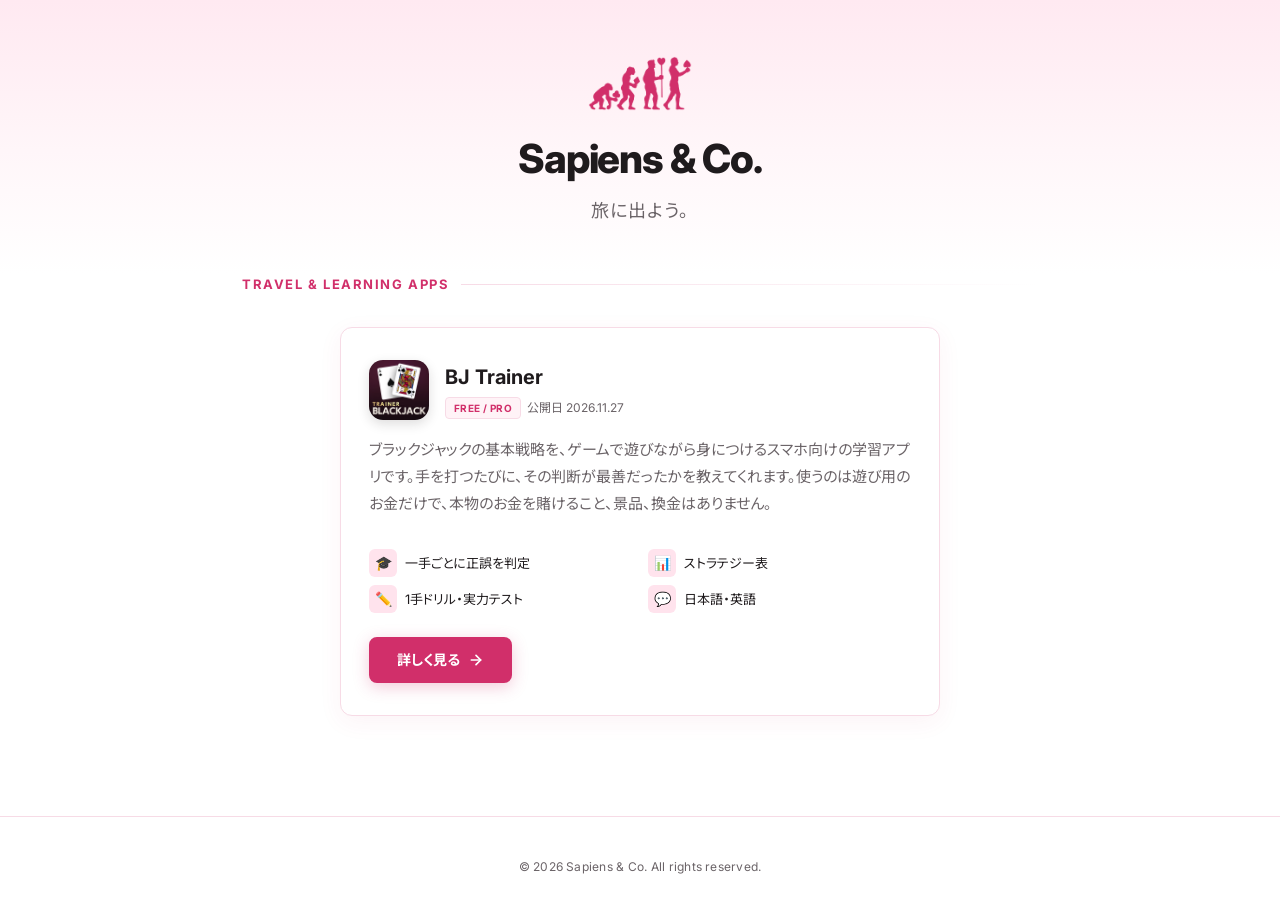
<file: index.html>
<!DOCTYPE html>
<html lang="ja">
<head>
<meta charset="UTF-8">
<meta name="viewport" content="width=device-width, initial-scale=1.0">
<meta name="theme-color" content="#ffffff">
<title>Sapiens & Co. | アプリ開発</title>
<meta name="description" content="Sapiens & Co. は、学びと旅のための小さなアプリを作っています。">
<meta property="og:title" content="Sapiens & Co.">
<meta property="og:description" content="学びと旅のための小さなアプリ">
<meta property="og:image" content="https://sapiens-and-co.com/assets/og-image.png">
<meta property="og:url" content="https://sapiens-and-co.com">
<meta property="og:type" content="website">
<meta name="twitter:card" content="summary_large_image">
<link rel="icon" href="/assets/mascot.png" type="image/png">
<link rel="preconnect" href="https://fonts.googleapis.com">
<link rel="preconnect" href="https://fonts.gstatic.com" crossorigin>
<link href="https://fonts.googleapis.com/css2?family=Inter:wght@400;500;600;700;800&family=Noto+Sans+JP:wght@400;500;700;800&display=swap" rel="stylesheet">
<style>
*,*::before,*::after{margin:0;padding:0;box-sizing:border-box}
:root{
  /* 2026-11-25 白基調に（BJ の紹介ページと同じローズピンク） */
  color-scheme:light;
  --bg:#ffffff;
  --bg-subtle:#fff3f7;
  --surface:#ffffff;
  --surface-hover:#fff8fb;
  --text:#1f1b1d;
  --text-dim:#6b6468;
  --accent:#d12f6a;
  --accent-hover:#b8255b;
  --accent-glow:#ffe3ed;
  --border:#f7dbe6;
  --pink:#d12f6a;
  --radius:12px;
}
html{scroll-behavior:smooth}
body{
  font-family:"Inter","Noto Sans JP","Hiragino Kaku Gothic ProN","Meiryo",sans-serif;
  font-feature-settings:"palt";
  background:var(--bg);
  color:var(--text);
  line-height:1.6;
  -webkit-font-smoothing:antialiased;
  overflow-x:hidden;
}

/* ===== Hero ===== */
.hero{
  display:flex;
  flex-direction:column;
  align-items:center;
  justify-content:center;
  padding:40px 24px 36px;
  text-align:center;
  position:relative;
  overflow:hidden;
  /* 上は薄いピンク、下は白へ溶かす（境目の線を出さない） */
  background:linear-gradient(180deg,#ffe9f1 0%,#fff6f9 55%,#ffffff 100%);
}
.hero-mascot{
  width:88px;height:auto;
  margin-bottom:16px;
  animation:fadeInUp .8s ease;
  /* no filter — using pre-colored image */
}
.hero-brand{
  font-size:2.125rem;
  font-weight:800;
  letter-spacing:-.03em;
  margin-bottom:6px;
  color:var(--text);
  animation:fadeInUp .8s ease .1s both;
}
.hero-tagline{
  font-size:1.125rem;
  color:var(--text-dim);
  font-weight:400;
  letter-spacing:.06em;
  animation:fadeInUp .8s ease .2s both;
}
.hero-sub{
  margin-top:16px;
  font-size:.875rem;
  color:var(--text-dim);
  max-width:400px;
  line-height:1.8;
  animation:fadeInUp .8s ease .3s both;
}
.scroll-hint{
  margin-top:48px;
  opacity:.25;
  animation:bounce 2.5s ease infinite;
  color:var(--accent);
}
.scroll-hint svg{width:28px;height:28px}

@keyframes fadeInUp{from{opacity:0;transform:translateY(16px)}to{opacity:1;transform:translateY(0)}}
@keyframes bounce{0%,100%{transform:translateY(0)}50%{transform:translateY(8px)}}

/* ===== Section ===== */
.section{
  max-width:860px;
  margin:0 auto;
  padding:0 24px 80px;
}
.section-title{
  font-size:.8125rem;
  font-weight:700;
  color:var(--accent);
  letter-spacing:.12em;
  text-transform:uppercase;
  margin-bottom:32px;
  display:flex;
  align-items:center;
  gap:12px;
}
.section-title::after{
  content:'';flex:1;height:1px;
  background:linear-gradient(90deg,var(--border),transparent);
}

/* ===== App Card Grid ===== */
.app-grid{
  display:grid;
  grid-template-columns:1fr;
  gap:24px;
  max-width:600px;
  margin:0 auto;
}
.app-card{
  background:var(--surface);
  border:1px solid var(--border);
  box-shadow:0 6px 24px rgba(209,47,106,.06);
  border-radius:var(--radius);
  padding:32px 28px;
  display:flex;
  flex-direction:column;
  gap:16px;
  position:relative;
  overflow:hidden;
}

.app-card-header{
  display:flex;
  align-items:center;
  gap:16px;
}
.app-icon{
  width:60px;height:60px;
  border-radius:14px;
  flex-shrink:0;
  box-shadow:0 4px 12px rgba(31,27,29,.15);
}
.app-name{
  font-size:1.25rem;
  font-weight:700;
}
.app-badges{display:flex;gap:6px;margin-top:4px;flex-wrap:wrap}
.app-badge{
  display:inline-block;
  font-size:.625rem;
  font-weight:700;
  letter-spacing:.04em;
  padding:2px 8px;
  border-radius:4px;
}
.badge-pwa{color:var(--accent);background:var(--accent-glow);border:1px solid var(--border)}
.badge-offline{color:#6ee7b7;background:rgba(110,231,183,.1);border:1px solid rgba(110,231,183,.2)}
.badge-free{color:#d12f6a;background:#fff3f7;border:1px solid #f7dbe6}
.badge-proto{color:var(--pink);background:var(--bg-subtle);border:1px solid var(--border)}

.app-desc{
  font-size:.9375rem;
  color:var(--text-dim);
  line-height:1.8;
}

/* Feature list */
.app-features{
  display:grid;
  grid-template-columns:1fr 1fr;
  gap:8px 16px;
  padding:16px 0 4px;
}
.app-feat{
  display:flex;align-items:center;gap:8px;
  font-size:.8125rem;color:var(--text);
}
.app-feat-icon{
  width:28px;height:28px;flex-shrink:0;
  display:flex;align-items:center;justify-content:center;
  background:var(--accent-glow);border-radius:6px;
  font-size:14px;
}

.app-cta{
  display:inline-flex;
  align-items:center;
  gap:8px;
  background:var(--accent);
  color:#ffffff;
  font-weight:700;
  font-size:.875rem;
  padding:12px 28px;
  border-radius:8px;
  text-decoration:none;
  transition:transform .2s,box-shadow .2s;
  align-self:flex-start;
  margin-top:4px;
  box-shadow:0 4px 16px rgba(209,47,106,.25);
}
.app-cta:hover{
  transform:translateY(-1px);
  background:var(--accent-hover);
  box-shadow:0 6px 24px rgba(209,47,106,.3);
}
.app-cta svg{width:16px;height:16px}

/* ===== Footer ===== */
.footer{
  text-align:center;
  padding:40px 24px;
  color:var(--text-dim);
  font-size:.75rem;
  border-top:1px solid var(--border);
  letter-spacing:.02em;
}

/* ===== Responsive ===== */
@media(min-width:640px){
  .hero{padding:56px 32px 48px}
  .hero-brand{font-size:2.5rem}
  .hero-mascot{width:104px}
  .section{padding:0 32px 100px}
  .app-grid{grid-template-columns:repeat(auto-fill,minmax(360px,1fr))}
}
@media(max-width:480px){
  .app-features{grid-template-columns:1fr}
}
.app-date{font-size:.75rem;color:var(--text-dim);align-self:center}
</style>
</head>
<body>

<!-- Hero -->
<section class="hero">
  <img class="hero-mascot" src="assets/4_chara_2_rose.png" alt="Sapiens & Co." width="280">
  <h1 class="hero-brand">Sapiens & Co.</h1>
  <p class="hero-tagline">旅に出よう。</p>
</section>

<!-- Travel & Learning Apps -->
<section class="section">
  <h2 class="section-title">Travel &amp; Learning Apps</h2>
  <div class="app-grid">

    <!-- BJ Trainer -->
    <article class="app-card">
      <div class="app-card-header">
        <img class="app-icon" src="bj/assets/icon-512.webp" alt="BJ Trainer" width="60" height="60">
        <div>
          <h3 class="app-name">BJ Trainer</h3>
          <div class="app-badges">
            <span class="app-badge badge-free">FREE / PRO</span>
            <span class="app-date">公開日 2026.11.27</span>
          </div>
        </div>
      </div>
      <p class="app-desc">ブラックジャックの基本戦略を、ゲームで遊びながら身につけるスマホ向けの学習アプリです。手を打つたびに、その判断が最善だったかを教えてくれます。使うのは遊び用のお金だけで、本物のお金を賭けること、景品、換金はありません。</p>
      <div class="app-features">
        <div class="app-feat">
          <div class="app-feat-icon">&#127891;</div>
          <span>一手ごとに正誤を判定</span>
        </div>
        <div class="app-feat">
          <div class="app-feat-icon">&#128202;</div>
          <span>ストラテジー表</span>
        </div>
        <div class="app-feat">
          <div class="app-feat-icon">&#9999;&#65039;</div>
          <span>1手ドリル・実力テスト</span>
        </div>
        <div class="app-feat">
          <div class="app-feat-icon">&#128172;</div>
          <span>日本語・英語</span>
        </div>
      </div>
      <a class="app-cta" href="bj/">
        詳しく見る
        <svg viewBox="0 0 24 24" fill="none" stroke="currentColor" stroke-width="2.5" stroke-linecap="round" stroke-linejoin="round">
          <line x1="5" y1="12" x2="19" y2="12"/><polyline points="12 5 19 12 12 19"/>
        </svg>
      </a>
    </article>

  </div>
</section>

<!-- Footer -->
<footer class="footer">
  &copy; 2026 Sapiens & Co. All rights reserved.
</footer>

</body>
</html>
</file>
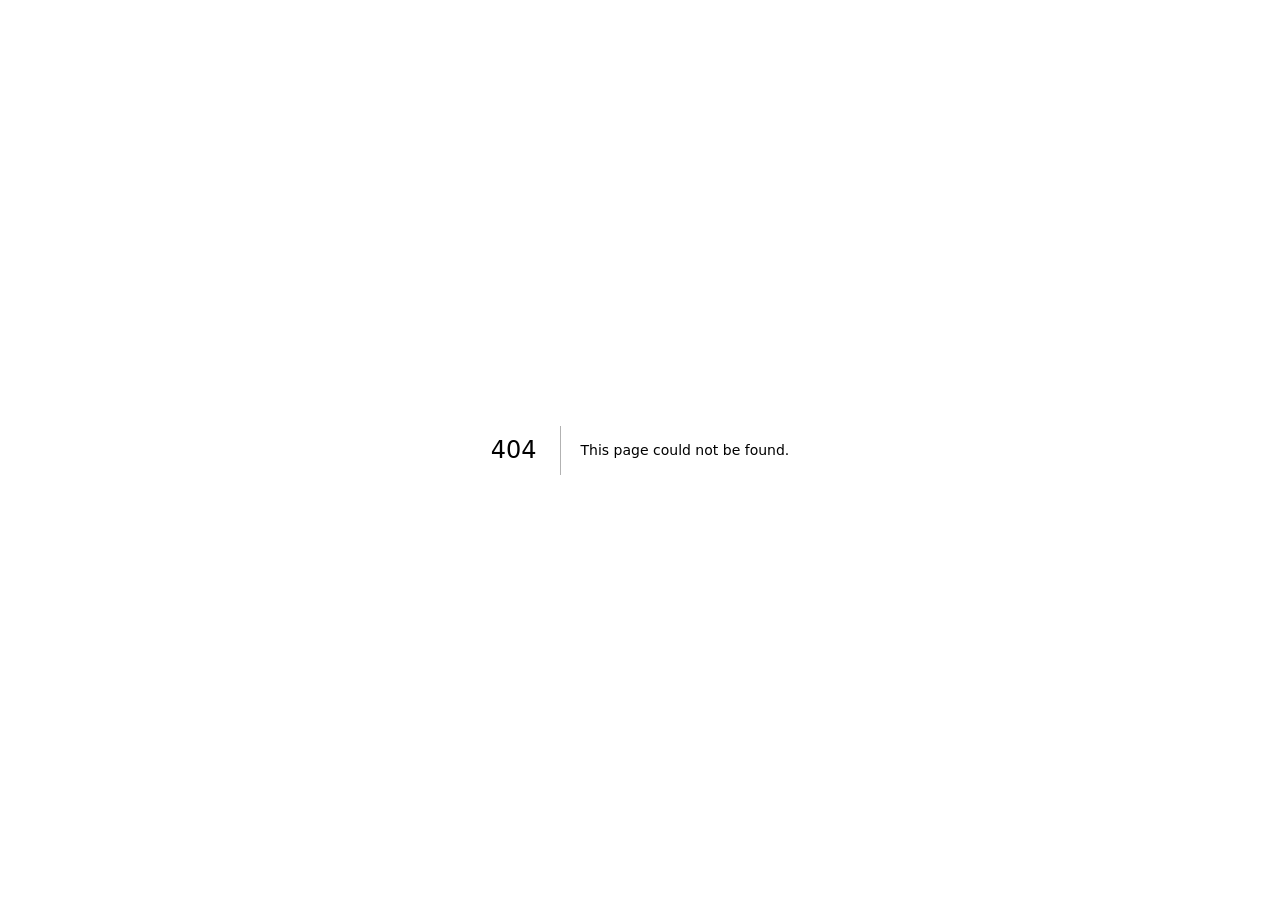
<file: bj/_not-found/index.html>
<!DOCTYPE html><html><head><meta charSet="utf-8"/><meta name="viewport" content="width=device-width, initial-scale=1"/><link rel="preload" as="script" fetchPriority="low" href="/bj/_next/static/chunks/310vm2bl3xxpt.js"/><script src="/bj/_next/static/chunks/1wnov70f88xjy.js" async=""></script><script src="/bj/_next/static/chunks/39_j1bdzreq0m.js" async=""></script><script src="/bj/_next/static/chunks/2zrpfny48et_0.js" async=""></script><script src="/bj/_next/static/chunks/turbopack-3kko_o719rww4.js" async=""></script><script src="/bj/_next/static/chunks/3qfy96eoyh-ek.js" async=""></script><meta name="robots" content="noindex"/><meta name="next-size-adjust" content=""/><title>404: This page could not be found.</title><script src="/bj/_next/static/chunks/0cz1d0mv5g_q7.js" noModule=""></script></head><body><div hidden=""><!--$--><!--/$--></div><div style="font-family:system-ui,&quot;Segoe UI&quot;,Roboto,Helvetica,Arial,sans-serif,&quot;Apple Color Emoji&quot;,&quot;Segoe UI Emoji&quot;;height:100vh;text-align:center;display:flex;flex-direction:column;align-items:center;justify-content:center"><div><style>body{color:#000;background:#fff;margin:0}.next-error-h1{border-right:1px solid rgba(0,0,0,.3)}@media (prefers-color-scheme:dark){body{color:#fff;background:#000}.next-error-h1{border-right:1px solid rgba(255,255,255,.3)}}</style><h1 class="next-error-h1" style="display:inline-block;margin:0 20px 0 0;padding:0 23px 0 0;font-size:24px;font-weight:500;vertical-align:top;line-height:49px">404</h1><div style="display:inline-block"><h2 style="font-size:14px;font-weight:400;line-height:49px;margin:0">This page could not be found.</h2></div></div></div><!--$--><!--/$--><script id="_R_">(globalThis["TURBOPACK"] || (globalThis["TURBOPACK"] = [])).push({"otherChunks":["static/chunks/310vm2bl3xxpt.js","static/chunks/1wnov70f88xjy.js","static/chunks/39_j1bdzreq0m.js","static/chunks/2zrpfny48et_0.js"],"runtimeModuleIds":[94553]});</script><script src="/bj/_next/static/chunks/310vm2bl3xxpt.js" async=""></script><script>(self.__next_f=self.__next_f||[]).push([0])</script><script>self.__next_f.push([1,"1:\"$Sreact.fragment\"\n2:\"/bj/_next/static/chunks/3qfy96eoyh-ek.js\"\n3:I[39756,[\"$2\"],\"default\"]\n4:I[37457,[\"$2\"],\"default\"]\n8:I[97367,[\"$2\"],\"OutletBoundary\"]\n9:\"$Sreact.suspense\"\nb:\"ViewportBoundary\"\nc:I[97367,[\"$2\"],\"$b\"]\ne:\"MetadataBoundary\"\nf:I[97367,[\"$2\"],\"$e\"]\n11:I[68027,[\"$2\"],\"default\",1]\n6:X\n7:[[\"children\",{\"s\":\"__PAGE__\",\"h\":512,\"d\":{\"r\":[\"$\",\"$1\",\"c\",{\"children\":[[[\"$\",\"title\",null,{\"children\":\"404: This page could not be found.\"}],[\"$\",\"div\",null,{\"style\":\"$0:t:t:d:r:props:children:1:props:children:props:children:props:notFound:0:1:props:style\",\"children\":[\"$\",\"div\",null,{\"children\":[[\"$\",\"style\",null,{\"dangerouslySetInnerHTML\":{\"__html\":\"body{color:#000;background:#fff;margin:0}.next-error-h1{border-right:1px solid rgba(0,0,0,.3)}@media (prefers-color-scheme:dark){body{color:#fff;background:#000}.next-error-h1{border-right:1px solid rgba(255,255,255,.3)}}\"}}],[\"$\",\"h1\",null,{\"className\":\"next-error-h1\",\"style\":\"$0:t:t:d:r:props:children:1:props:children:props:children:props:notFound:0:1:props:children:props:children:1:props:style\",\"children\":404}],[\"$\",\"div\",null,{\"style\":\"$0:t:t:d:r:props:children:1:props:children:props:children:props:notFound:0:1:props:children:props:children:2:props:style\",\"children\":[\"$\",\"h2\",null,{\"style\":\"$0:t:t:d:r:props:children:1:props:children:props:children:props:notFound:0:1:props:children:props:children:2:props:children:props:style\",\"children\":\"This page could not be found.\"}]}]]}]}]],null,[\"$\",\"$L8\",null,{\"children\":[\"$\",\"$9\",null,{\"name\":\"Next.MetadataOutlet\",\"children\":\"$@a\"}]}]]}],\"p\":false,\"v\":null}}]]\n5:[[\"children\",{\"s\":\"/_not-found\",\"h\":512,\"d\":{\"r\":[\"$\",\"$1\",\"c\",{\"children\":[null,[\"$\",\"$L3\",null,{\"parallelRouterKey\":\"children\",\"error\":\"$undefined\",\"errorStyles\":\"$undefined\",\"errorScripts\":\"$undefined\",\"template\":[\"$\",\"$L4\",null,{}],\"templateStyles\":\"$undefined\",\"templateScripts\":\"$undefined\",\"notFound\":\"$undefined\",\"forbidden\":\"$undefined\",\"unauthorized\":\"$undefined\"}]]}],\"p\":false,\"v\":\"$6\"},\"c\":\"$Q7\"}]]\n0:{\"P\":null,\"c\":[\"\",\"_not-found\",\"\"],\"q\":\"\",\"i\":false,\"t\":{\"t\":{\"s\":\"\",\"h\":528,\"d\":{\"r\":[\"$\",\"$1\",\"c\",{\"children\":[[[\"$\",\"script\",\"script-0\",{\"src\":\"/bj/_next/static/chunks/3qfy96eoyh-ek.js\",\"async\":true,\"nonce\":\"$undefined\"}]],[\"$\",\"html\",null,{\"children\":[\"$\",\"body\",null,{\"children\":[\"$\",\"$L3\",null,{\"parallelRouterKey\":\"children\",\"error\":\"$undefined\",\"errorStyles\":\"$undefined\",\"errorScripts\":\"$undefined\",\"template\":[\"$\",\"$L4\",null,{}],\"templateStyles\":\"$undefined\",\"templateScripts\":\"$undefined\",\"notFound\":[[[\"$\",\"title\",null,{\"children\":\"404: This page could not be found.\"}],[\"$\",\"div\",null,{\"style\":{\"fontFamily\":\"system-ui,\\\"Segoe UI\\\",Roboto,Helvetica,Arial,sans-serif,\\\"Apple Color Emoji\\\",\\\"Segoe UI Emoji\\\"\",\"height\":\"100vh\",\"textAlign\":\"center\",\"display\":\"flex\",\"flexDirection\":\"column\",\"alignItems\":\"center\",\"justifyContent\":\"center\"},\"children\":[\"$\",\"div\",null,{\"children\":[[\"$\",\"style\",null,{\"dangerouslySetInnerHTML\":{\"__html\":\"body{color:#000;background:#fff;margin:0}.next-error-h1{border-right:1px solid rgba(0,0,0,.3)}@media (prefers-color-scheme:dark){body{color:#fff;background:#000}.next-error-h1{border-right:1px solid rgba(255,255,255,.3)}}\"}}],[\"$\",\"h1\",null,{\"className\":\"next-error-h1\",\"style\":{\"display\":\"inline-block\",\"margin\":\"0 20px 0 0\",\"padding\":\"0 23px 0 0\",\"fontSize\":24,\"fontWeight\":500,\"verticalAlign\":\"top\",\"lineHeight\":\"49px\"},\"children\":404}],[\"$\",\"div\",null,{\"style\":{\"display\":\"inline-block\"},\"children\":[\"$\",\"h2\",null,{\"style\":{\"fontSize\":14,\"fontWeight\":400,\"lineHeight\":\"49px\",\"margin\":0},\"children\":\"This page could not be found.\"}]}]]}]}]],[]],\"forbidden\":\"$undefined\",\"unauthorized\":\"$undefined\"}]}]}]]}],\"p\":false,\"v\":null},\"c\":\"$Q5\"},\"h\":{\"r\":[\"$\",\"$1\",\"h\",{\"children\":[[\"$\",\"meta\",null,{\"name\":\"robots\",\"content\":\"noindex\"}],[\"$\",\"$Lc\",null,{\"children\":\"$Ld\"}],[\"$\",\"$Lf\",null,{\"children\":[[\"$\",\"div\",null,{\"hidden\":true,\"children\":[\"$\",\"$9\",null,{\"name\":\"Next.Metadata\",\"children\":\"$L10\"}]}],null]}],[\"$\",\"meta\",null,{\"name\":\"next-size-adjust\",\"content\":\"\"}]]}],\"p\":false,\"v\":null}},\"m\":\"$undefined\",\"G\":[\"$11\",[]],\"S\":true,\"r\":\"$undefined\",\"s\":\"$undefined\",\"a\":\"$undefined\",\"l\":\"$undefined\",\"p\":\"$undefined\",\"d\":\"$undefined\",\"b\":\"NwFoQeAmrBwQUhB1YYovA\"}\n6:C\nd:[[\"$\",\"meta\",\"0\",{\"charSet\":\"utf-8\"}],[\"$\",\"meta\",\"1\",{\"name\":\"viewport\",\"content\":\"width=device-width, initial-scale=1\"}]]\na:null\n10:[]\n"])</script></body></html>
</file>
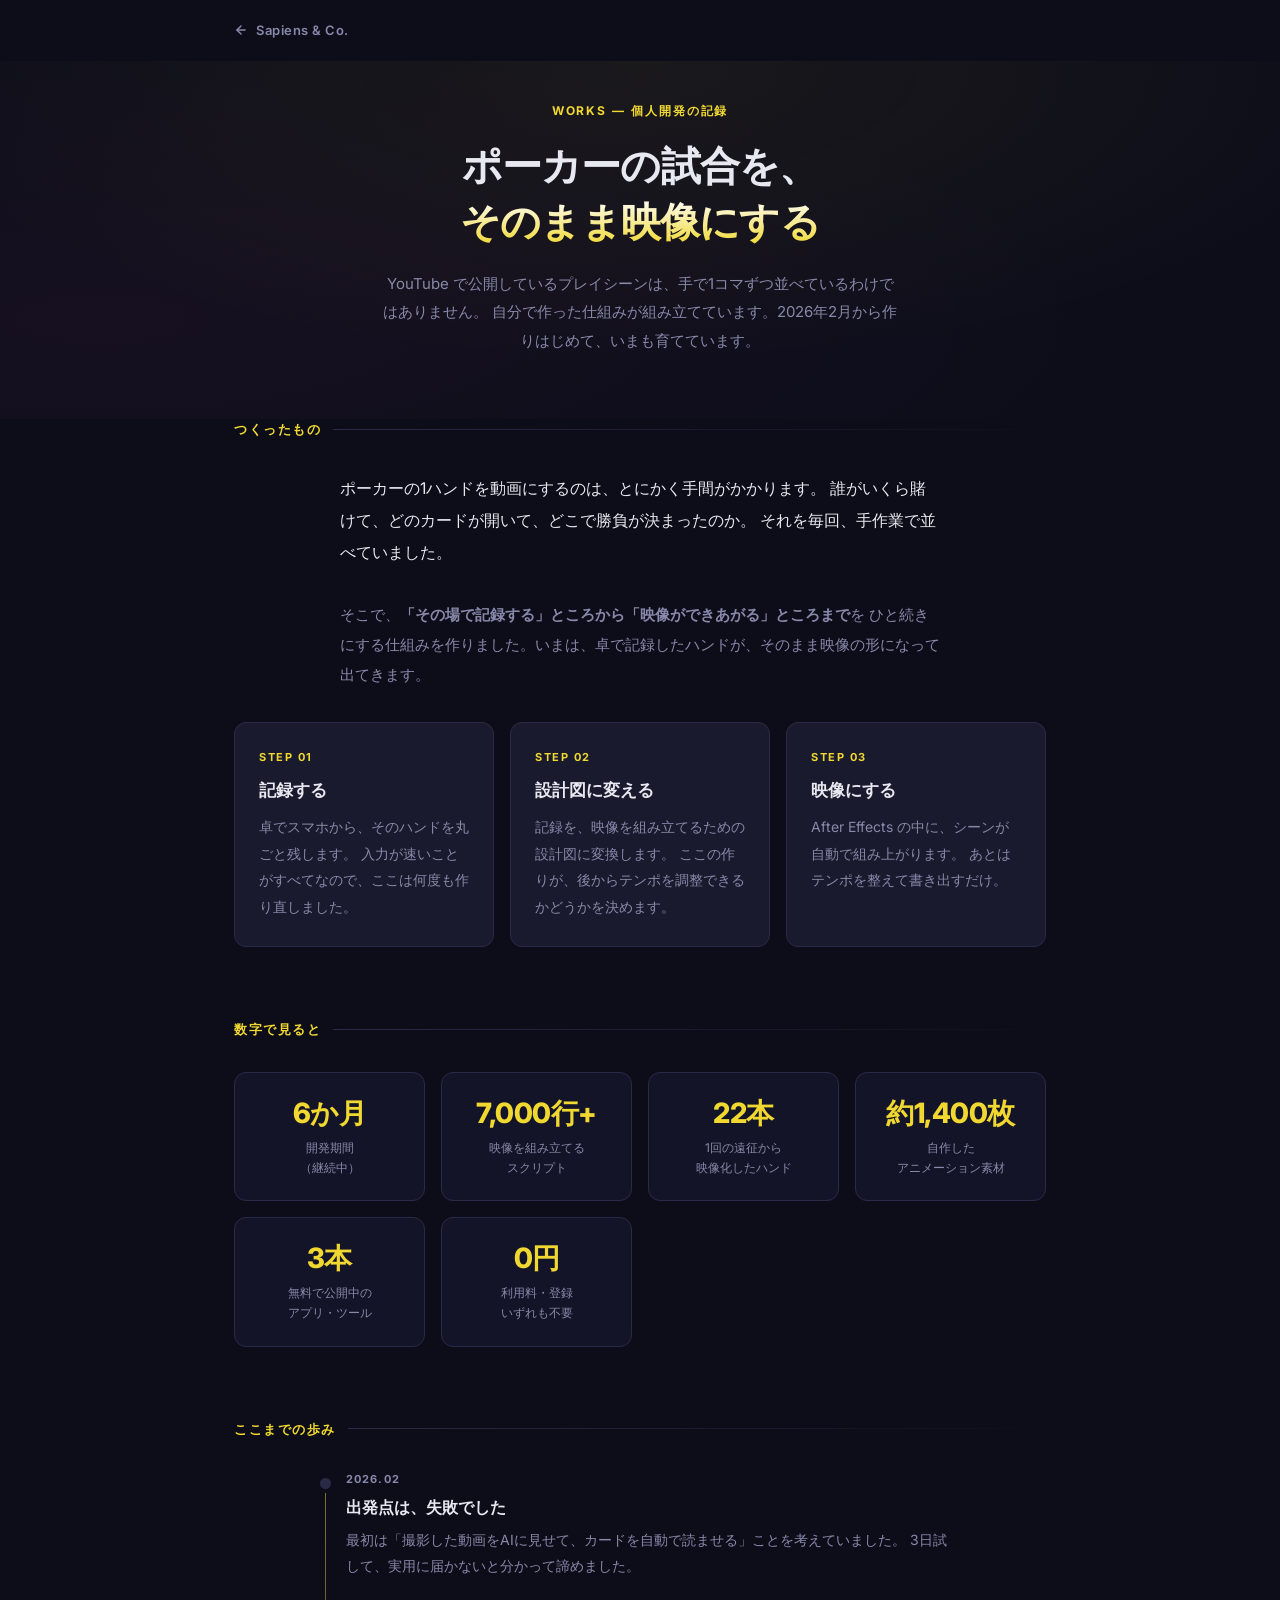
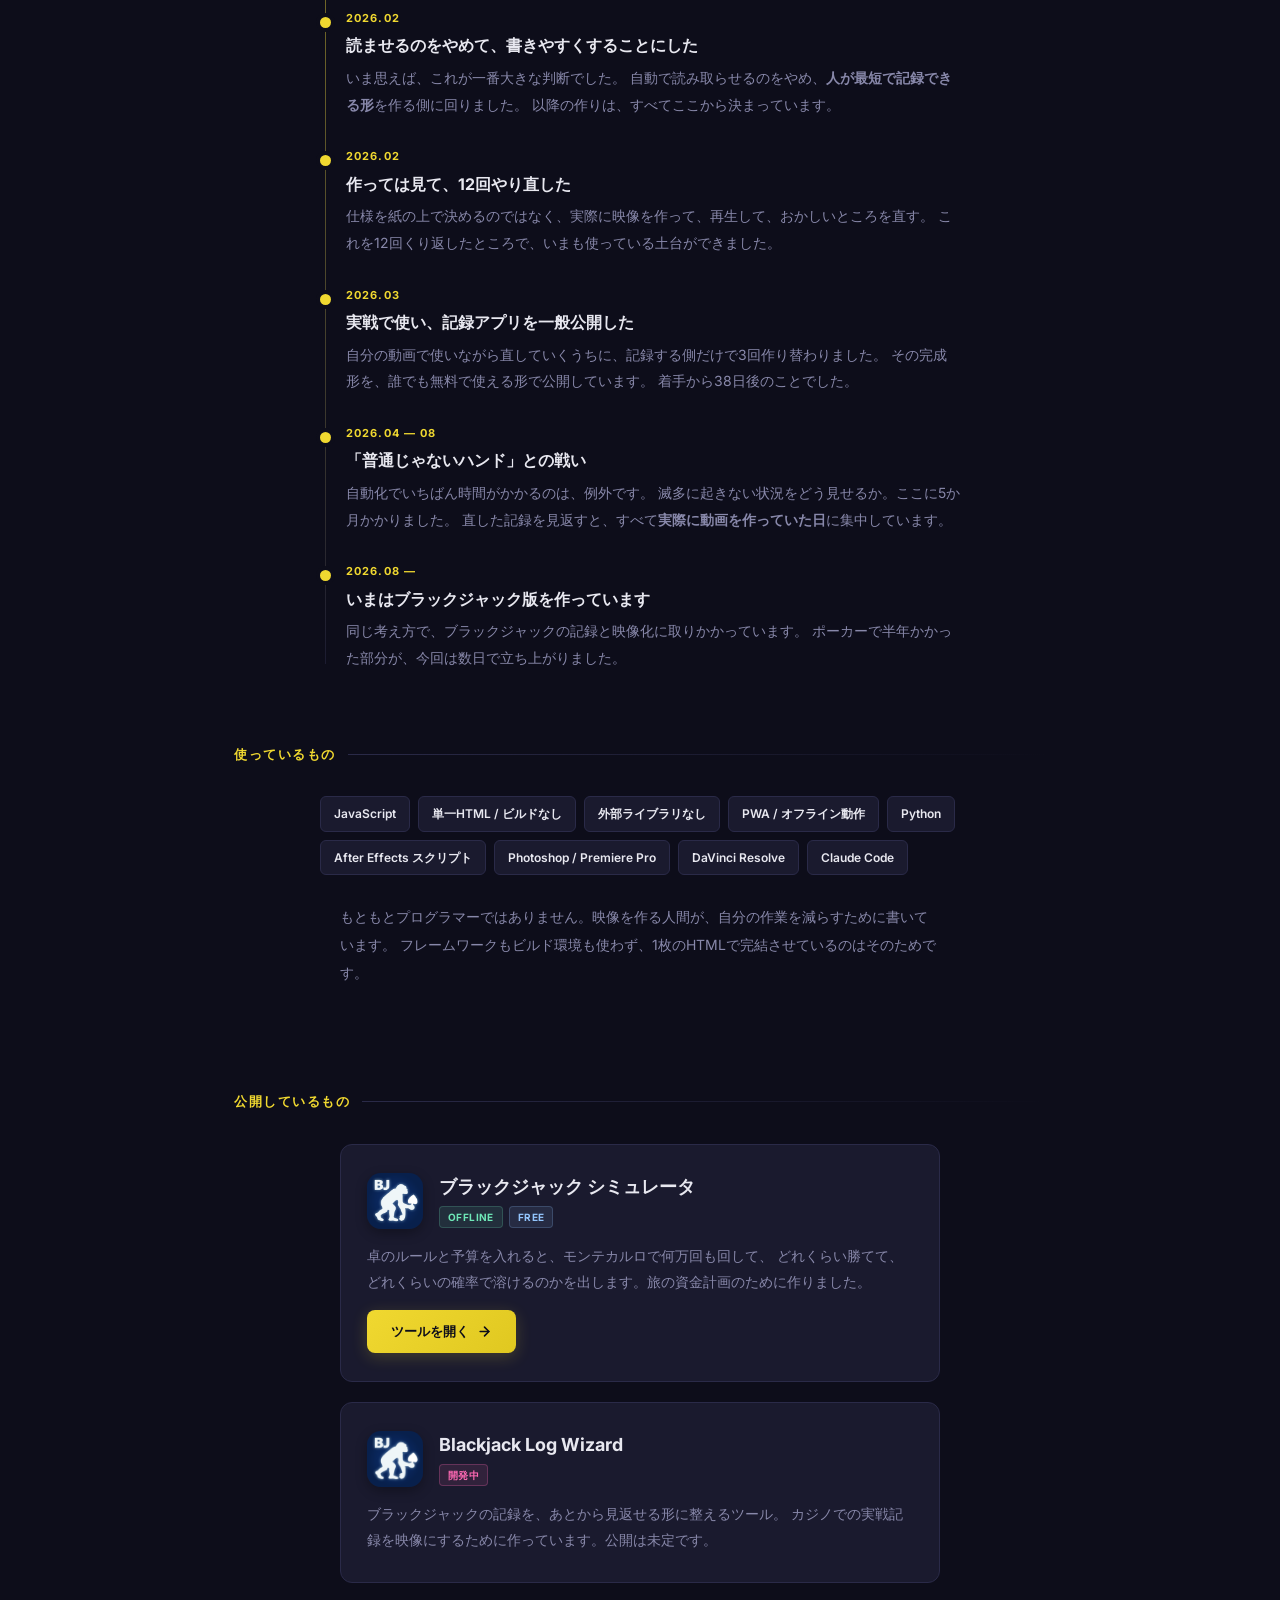
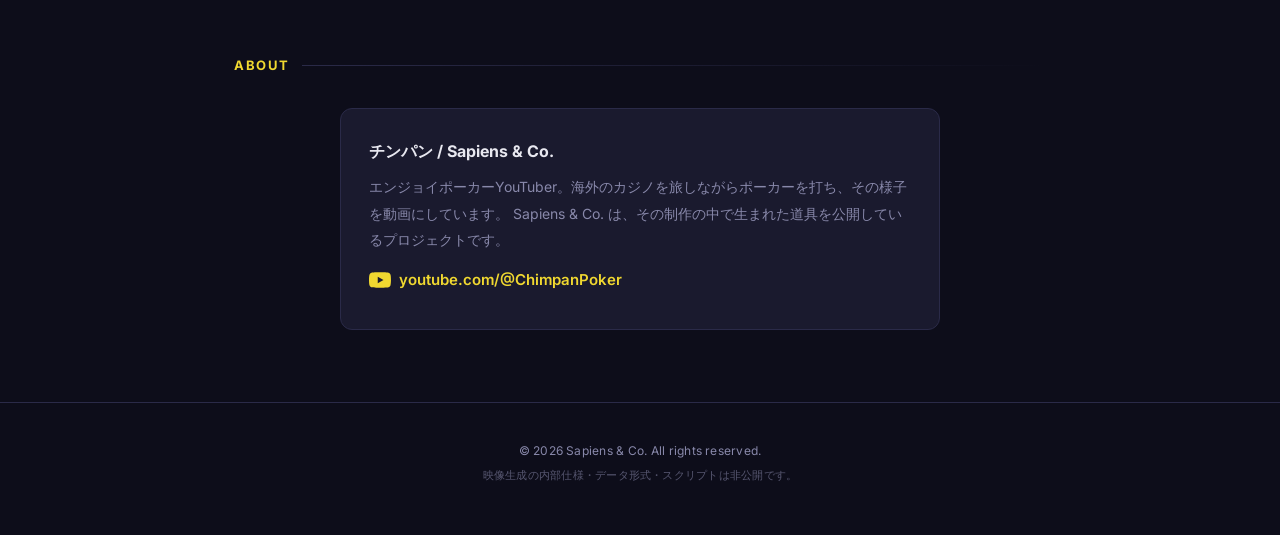
<file: works.html>
<!DOCTYPE html>
<html lang="ja">
<head>
<meta charset="UTF-8">
<meta name="viewport" content="width=device-width, initial-scale=1.0">
<title>Works | Sapiens &amp; Co.</title>
<meta name="description" content="ポーカーのプレイシーンを自動で映像化する仕組みと、無料で公開しているポーカー記録アプリ。エンジョイポーカーYouTuber チンパンによる個人開発の記録。">
<meta property="og:title" content="Works | Sapiens &amp; Co.">
<meta property="og:description" content="ポーカーのプレイシーンを自動で映像化する仕組みを、半年かけて作りました。">
<meta property="og:image" content="https://sapiens-and-co.com/assets/og-image.png">
<meta property="og:url" content="https://sapiens-and-co.com/works.html">
<meta property="og:type" content="article">
<meta name="twitter:card" content="summary_large_image">
<link rel="icon" href="/assets/mascot.png" type="image/png">
<link rel="preconnect" href="https://fonts.googleapis.com">
<link rel="preconnect" href="https://fonts.gstatic.com" crossorigin>
<link href="https://fonts.googleapis.com/css2?family=Inter:wght@400;500;600;700;800&display=swap" rel="stylesheet">
<style>
*,*::before,*::after{margin:0;padding:0;box-sizing:border-box}
:root{
  --bg:#0d0d1a;
  --bg-subtle:#141428;
  --surface:#1a1a2e;
  --surface-hover:#222240;
  --text:#e8e8f0;
  --text-dim:#8888aa;
  --accent:#f0d830;
  --accent-hover:#d4be20;
  --accent-glow:rgba(240,216,48,.15);
  --border:#2a2a48;
  --pink:#ff69b4;
  --radius:12px;
}
html{scroll-behavior:smooth}
body{
  font-family:"Inter","Hiragino Kaku Gothic ProN","Noto Sans JP","Meiryo",sans-serif;
  background:var(--bg);
  color:var(--text);
  line-height:1.6;
  -webkit-font-smoothing:antialiased;
  overflow-x:hidden;
}
a{color:var(--accent)}

/* ===== Top nav ===== */
.nav{
  max-width:860px;margin:0 auto;
  padding:20px 24px;
  display:flex;align-items:center;gap:12px;
}
.nav a{
  display:inline-flex;align-items:center;gap:8px;
  color:var(--text-dim);text-decoration:none;
  font-size:.8125rem;font-weight:600;letter-spacing:.04em;
}
.nav a:hover{color:var(--accent)}
.nav svg{width:14px;height:14px}

/* ===== Hero ===== */
.hero{
  padding:40px 24px 64px;
  text-align:center;
  position:relative;
  overflow:hidden;
}
.hero::before{
  content:'';
  position:absolute;
  top:-40%;left:-20%;
  width:140%;height:140%;
  background:radial-gradient(ellipse at 50% 30%,rgba(240,216,48,.06) 0%,transparent 60%),
             radial-gradient(ellipse at 20% 80%,rgba(255,105,180,.04) 0%,transparent 50%);
  pointer-events:none;
}
.hero-eyebrow{
  font-size:.75rem;font-weight:700;color:var(--accent);
  letter-spacing:.16em;text-transform:uppercase;margin-bottom:18px;
  animation:fadeInUp .8s ease;
}
.hero-title{
  font-size:clamp(1.75rem,5vw,2.5rem);
  font-weight:800;letter-spacing:-.02em;line-height:1.4;
  margin-bottom:20px;
  animation:fadeInUp .8s ease .1s both;
}
.hero-title em{
  font-style:normal;
  background:linear-gradient(180deg,#fff 0%,#f0d830 100%);
  -webkit-background-clip:text;-webkit-text-fill-color:transparent;background-clip:text;
}
.hero-sub{
  font-size:.9375rem;color:var(--text-dim);line-height:1.9;
  max-width:520px;margin:0 auto;
  animation:fadeInUp .8s ease .2s both;
}
@keyframes fadeInUp{from{opacity:0;transform:translateY(16px)}to{opacity:1;transform:translateY(0)}}

/* ===== Section ===== */
.section{max-width:860px;margin:0 auto;padding:0 24px 72px}
.section-title{
  font-size:.8125rem;font-weight:700;color:var(--accent);
  letter-spacing:.12em;text-transform:uppercase;margin-bottom:32px;
  display:flex;align-items:center;gap:12px;
}
.section-title::after{content:'';flex:1;height:1px;background:linear-gradient(90deg,var(--border),transparent)}

.lede{
  font-size:1rem;line-height:2;color:var(--text);
  max-width:600px;margin:0 auto 32px;
}
.lede + .lede{color:var(--text-dim);font-size:.9375rem}

/* ===== Flow (3 steps) ===== */
.flow{
  display:grid;grid-template-columns:repeat(auto-fit,minmax(220px,1fr));
  gap:16px;max-width:860px;margin:0 auto;
}
.flow-step{
  background:var(--surface);border:1px solid var(--border);
  border-radius:var(--radius);padding:26px 24px;
  display:flex;flex-direction:column;gap:10px;
}
.flow-num{
  font-size:.6875rem;font-weight:700;color:var(--accent);letter-spacing:.14em;
}
.flow-step h3{font-size:1.0625rem;font-weight:700}
.flow-step p{font-size:.875rem;color:var(--text-dim);line-height:1.9}

/* ===== Stats ===== */
.stats{
  display:grid;grid-template-columns:repeat(auto-fit,minmax(150px,1fr));
  gap:16px;max-width:860px;margin:0 auto;
}
.stat{
  background:var(--bg-subtle);border:1px solid var(--border);
  border-radius:var(--radius);padding:22px 20px;text-align:center;
}
.stat-n{
  font-size:1.75rem;font-weight:800;color:var(--accent);
  letter-spacing:-.02em;line-height:1.3;
}
.stat-l{font-size:.75rem;color:var(--text-dim);margin-top:6px;line-height:1.7}

/* ===== Timeline ===== */
.timeline{max-width:640px;margin:0 auto;position:relative;padding-left:26px}
.timeline::before{
  content:'';position:absolute;left:5px;top:8px;bottom:8px;width:1px;
  background:linear-gradient(180deg,var(--accent),var(--border));opacity:.5;
}
.tl-item{position:relative;padding-bottom:30px}
.tl-item:last-child{padding-bottom:0}
.tl-item::before{
  content:'';position:absolute;left:-26px;top:7px;
  width:11px;height:11px;border-radius:50%;
  background:var(--accent);box-shadow:0 0 0 4px var(--bg);
}
.tl-item.dim::before{background:var(--border);box-shadow:0 0 0 4px var(--bg)}
.tl-date{
  font-size:.6875rem;font-weight:700;color:var(--accent);
  letter-spacing:.1em;margin-bottom:6px;
}
.tl-item.dim .tl-date{color:var(--text-dim)}
.tl-item h3{font-size:1rem;font-weight:700;margin-bottom:6px;line-height:1.6}
.tl-item p{font-size:.875rem;color:var(--text-dim);line-height:1.9}

/* ===== Tags ===== */
.tags{display:flex;flex-wrap:wrap;gap:8px;max-width:640px;margin:0 auto}
.tag{
  font-size:.75rem;font-weight:600;color:var(--text);
  background:var(--surface);border:1px solid var(--border);
  border-radius:6px;padding:7px 13px;
}

/* ===== App cards (site style) ===== */
.app-grid{display:grid;grid-template-columns:1fr;gap:20px;max-width:600px;margin:0 auto}
.app-card{
  background:var(--surface);border:1px solid var(--border);
  border-radius:var(--radius);padding:28px 26px;
  display:flex;flex-direction:column;gap:14px;
}
.app-card-header{display:flex;align-items:center;gap:16px}
.app-icon{width:56px;height:56px;border-radius:14px;flex-shrink:0;box-shadow:0 4px 12px rgba(0,0,0,.3)}
.app-name{font-size:1.125rem;font-weight:700}
.app-badges{display:flex;gap:6px;margin-top:4px;flex-wrap:wrap}
.app-badge{
  display:inline-block;font-size:.625rem;font-weight:700;
  letter-spacing:.04em;padding:2px 8px;border-radius:4px;
}
.badge-pwa{color:var(--accent);background:var(--accent-glow);border:1px solid rgba(240,216,48,.25)}
.badge-offline{color:#6ee7b7;background:rgba(110,231,183,.1);border:1px solid rgba(110,231,183,.2)}
.badge-free{color:#93c5fd;background:rgba(147,197,253,.1);border:1px solid rgba(147,197,253,.2)}
.badge-wip{color:var(--pink);background:rgba(255,105,180,.1);border:1px solid rgba(255,105,180,.25)}
.app-desc{font-size:.875rem;color:var(--text-dim);line-height:1.9}
.app-cta{
  display:inline-flex;align-items:center;gap:8px;
  background:linear-gradient(135deg,var(--accent),#e0c820);
  color:var(--bg);font-weight:700;font-size:.8125rem;
  padding:11px 24px;border-radius:8px;text-decoration:none;
  transition:transform .2s,box-shadow .2s;align-self:flex-start;
  box-shadow:0 4px 16px rgba(240,216,48,.2);
}
.app-cta:hover{transform:translateY(-1px);box-shadow:0 6px 24px rgba(240,216,48,.3)}
.app-cta svg{width:15px;height:15px}

/* ===== About ===== */
.about-content{
  background:var(--surface);border:1px solid var(--border);
  border-radius:var(--radius);padding:30px 28px;max-width:600px;margin:0 auto;
}
.about-content h3{font-size:1rem;font-weight:700;margin-bottom:10px}
.about-content p{font-size:.875rem;color:var(--text-dim);line-height:1.9}

/* ===== Footer ===== */
.footer{
  text-align:center;padding:36px 24px 48px;
  color:var(--text-dim);font-size:.75rem;
  border-top:1px solid var(--border);letter-spacing:.02em;line-height:2;
}
.footer .quiet{opacity:.6;font-size:.6875rem}

@media (max-width:600px){
  .stats{grid-template-columns:1fr 1fr}
  .section{padding-bottom:56px}
}
@media (prefers-reduced-motion:reduce){
  *{animation:none!important;transition:none!important;scroll-behavior:auto!important}
}
</style>
</head>
<body>

<nav class="nav">
  <a href="/">
    <svg viewBox="0 0 24 24" fill="none" stroke="currentColor" stroke-width="2.5" stroke-linecap="round" stroke-linejoin="round">
      <line x1="19" y1="12" x2="5" y2="12"/><polyline points="12 19 5 12 12 5"/>
    </svg>
    Sapiens &amp; Co.
  </a>
</nav>

<!-- Hero -->
<section class="hero">
  <p class="hero-eyebrow">Works — 個人開発の記録</p>
  <h1 class="hero-title">ポーカーの試合を、<br><em>そのまま映像にする</em></h1>
  <p class="hero-sub">
    YouTube で公開しているプレイシーンは、手で1コマずつ並べているわけではありません。
    自分で作った仕組みが組み立てています。2026年2月から作りはじめて、いまも育てています。
  </p>
</section>

<!-- What -->
<section class="section">
  <h2 class="section-title">つくったもの</h2>

  <p class="lede">
    ポーカーの1ハンドを動画にするのは、とにかく手間がかかります。
    誰がいくら賭けて、どのカードが開いて、どこで勝負が決まったのか。
    それを毎回、手作業で並べていました。
  </p>
  <p class="lede">
    そこで、<strong>「その場で記録する」ところから「映像ができあがる」ところまで</strong>を
    ひと続きにする仕組みを作りました。いまは、卓で記録したハンドが、そのまま映像の形になって出てきます。
  </p>

  <div class="flow">
    <div class="flow-step">
      <div class="flow-num">STEP 01</div>
      <h3>記録する</h3>
      <p>
        卓でスマホから、そのハンドを丸ごと残します。
        入力が速いことがすべてなので、ここは何度も作り直しました。
      </p>
    </div>
    <div class="flow-step">
      <div class="flow-num">STEP 02</div>
      <h3>設計図に変える</h3>
      <p>
        記録を、映像を組み立てるための設計図に変換します。
        ここの作りが、後からテンポを調整できるかどうかを決めます。
      </p>
    </div>
    <div class="flow-step">
      <div class="flow-num">STEP 03</div>
      <h3>映像にする</h3>
      <p>
        After Effects の中に、シーンが自動で組み上がります。
        あとはテンポを整えて書き出すだけ。
      </p>
    </div>
  </div>
</section>

<!-- Numbers -->
<section class="section">
  <h2 class="section-title">数字で見ると</h2>
  <div class="stats">
    <div class="stat"><div class="stat-n">6か月</div><div class="stat-l">開発期間<br>（継続中）</div></div>
    <div class="stat"><div class="stat-n">7,000行+</div><div class="stat-l">映像を組み立てる<br>スクリプト</div></div>
    <div class="stat"><div class="stat-n">22本</div><div class="stat-l">1回の遠征から<br>映像化したハンド</div></div>
    <div class="stat"><div class="stat-n">約1,400枚</div><div class="stat-l">自作した<br>アニメーション素材</div></div>
    <div class="stat"><div class="stat-n">3本</div><div class="stat-l">無料で公開中の<br>アプリ・ツール</div></div>
    <div class="stat"><div class="stat-n">0円</div><div class="stat-l">利用料・登録<br>いずれも不要</div></div>
  </div>
</section>

<!-- Timeline -->
<section class="section">
  <h2 class="section-title">ここまでの歩み</h2>
  <div class="timeline">

    <div class="tl-item dim">
      <div class="tl-date">2026.02</div>
      <h3>出発点は、失敗でした</h3>
      <p>
        最初は「撮影した動画をAIに見せて、カードを自動で読ませる」ことを考えていました。
        3日試して、実用に届かないと分かって諦めました。
      </p>
    </div>

    <div class="tl-item">
      <div class="tl-date">2026.02</div>
      <h3>読ませるのをやめて、書きやすくすることにした</h3>
      <p>
        いま思えば、これが一番大きな判断でした。
        自動で読み取らせるのをやめ、<strong>人が最短で記録できる形</strong>を作る側に回りました。
        以降の作りは、すべてここから決まっています。
      </p>
    </div>

    <div class="tl-item">
      <div class="tl-date">2026.02</div>
      <h3>作っては見て、12回やり直した</h3>
      <p>
        仕様を紙の上で決めるのではなく、実際に映像を作って、再生して、おかしいところを直す。
        これを12回くり返したところで、いまも使っている土台ができました。
      </p>
    </div>

    <div class="tl-item">
      <div class="tl-date">2026.03</div>
      <h3>実戦で使い、記録アプリを一般公開した</h3>
      <p>
        自分の動画で使いながら直していくうちに、記録する側だけで3回作り替わりました。
        その完成形を、誰でも無料で使える形で公開しています。
        着手から38日後のことでした。
      </p>
    </div>

    <div class="tl-item">
      <div class="tl-date">2026.04 — 08</div>
      <h3>「普通じゃないハンド」との戦い</h3>
      <p>
        自動化でいちばん時間がかかるのは、例外です。
        滅多に起きない状況をどう見せるか。ここに5か月かかりました。
        直した記録を見返すと、すべて<strong>実際に動画を作っていた日</strong>に集中しています。
      </p>
    </div>

    <div class="tl-item">
      <div class="tl-date">2026.08 —</div>
      <h3>いまはブラックジャック版を作っています</h3>
      <p>
        同じ考え方で、ブラックジャックの記録と映像化に取りかかっています。
        ポーカーで半年かかった部分が、今回は数日で立ち上がりました。
      </p>
    </div>

  </div>
</section>

<!-- Tech -->
<section class="section">
  <h2 class="section-title">使っているもの</h2>
  <div class="tags">
    <span class="tag">JavaScript</span>
    <span class="tag">単一HTML / ビルドなし</span>
    <span class="tag">外部ライブラリなし</span>
    <span class="tag">PWA / オフライン動作</span>
    <span class="tag">Python</span>
    <span class="tag">After Effects スクリプト</span>
    <span class="tag">Photoshop / Premiere Pro</span>
    <span class="tag">DaVinci Resolve</span>
    <span class="tag">Claude Code</span>
  </div>
  <p class="lede" style="margin-top:28px;font-size:.875rem;color:var(--text-dim)">
    もともとプログラマーではありません。映像を作る人間が、自分の作業を減らすために書いています。
    フレームワークもビルド環境も使わず、1枚のHTMLで完結させているのはそのためです。
  </p>
</section>

<!-- Apps -->
<section class="section">
  <h2 class="section-title">公開しているもの</h2>
  <div class="app-grid">

    <article class="app-card">
      <div class="app-card-header">
        <img class="app-icon" src="assets/tool_blackjack.png" alt="ブラックジャック シミュレータ" width="56" height="56">
        <div>
          <h3 class="app-name">ブラックジャック シミュレータ</h3>
          <div class="app-badges">
            <span class="app-badge badge-offline">OFFLINE</span>
            <span class="app-badge badge-free">FREE</span>
          </div>
        </div>
      </div>
      <p class="app-desc">
        卓のルールと予算を入れると、モンテカルロで何万回も回して、
        どれくらい勝てて、どれくらいの確率で溶けるのかを出します。旅の資金計画のために作りました。
      </p>
      <a class="app-cta" href="https://chimpan-poker.com/tools/blackjack/" target="_blank" rel="noopener">
        ツールを開く
        <svg viewBox="0 0 24 24" fill="none" stroke="currentColor" stroke-width="2.5" stroke-linecap="round" stroke-linejoin="round">
          <line x1="5" y1="12" x2="19" y2="12"/><polyline points="12 5 19 12 12 19"/>
        </svg>
      </a>
    </article>

    <article class="app-card">
      <div class="app-card-header">
        <img class="app-icon" src="assets/1_chara_bj.png" alt="Blackjack Log Wizard" width="56" height="56">
        <div>
          <h3 class="app-name">Blackjack Log Wizard</h3>
          <div class="app-badges">
            <span class="app-badge badge-wip">開発中</span>
          </div>
        </div>
      </div>
      <p class="app-desc">
        ブラックジャックの記録を、あとから見返せる形に整えるツール。
        カジノでの実戦記録を映像にするために作っています。公開は未定です。
      </p>
    </article>

  </div>
</section>

<!-- About -->
<section class="section">
  <h2 class="section-title">About</h2>
  <div class="about-content">
    <h3>チンパン / Sapiens &amp; Co.</h3>
    <p>
      エンジョイポーカーYouTuber。海外のカジノを旅しながらポーカーを打ち、その様子を動画にしています。
      Sapiens &amp; Co. は、その制作の中で生まれた道具を公開しているプロジェクトです。
    </p>
    <a href="https://www.youtube.com/@ChimpanPoker" target="_blank" rel="noopener" style="display:inline-flex;align-items:center;gap:8px;margin-top:14px;color:var(--accent);text-decoration:none;font-weight:600;font-size:.9375rem;">
      <svg width="22" height="22" viewBox="0 0 24 24" fill="currentColor"><path d="M23.498 6.186a3.016 3.016 0 00-2.122-2.136C19.505 3.546 12 3.546 12 3.546s-7.505 0-9.377.504A3.017 3.017 0 00.502 6.186C0 8.07 0 12 0 12s0 3.93.502 5.814a3.016 3.016 0 002.122 2.136c1.871.504 9.376.504 9.376.504s7.505 0 9.377-.504a3.015 3.015 0 002.122-2.136C24 15.93 24 12 24 12s0-3.93-.502-5.814zM9.545 15.568V8.432L15.818 12l-6.273 3.568z"/></svg>
      youtube.com/@ChimpanPoker
    </a>
  </div>
</section>

<footer class="footer">
  &copy; 2026 Sapiens &amp; Co. All rights reserved.<br>
  <span class="quiet">映像生成の内部仕様・データ形式・スクリプトは非公開です。</span>
</footer>

</body>
</html>
</file>
